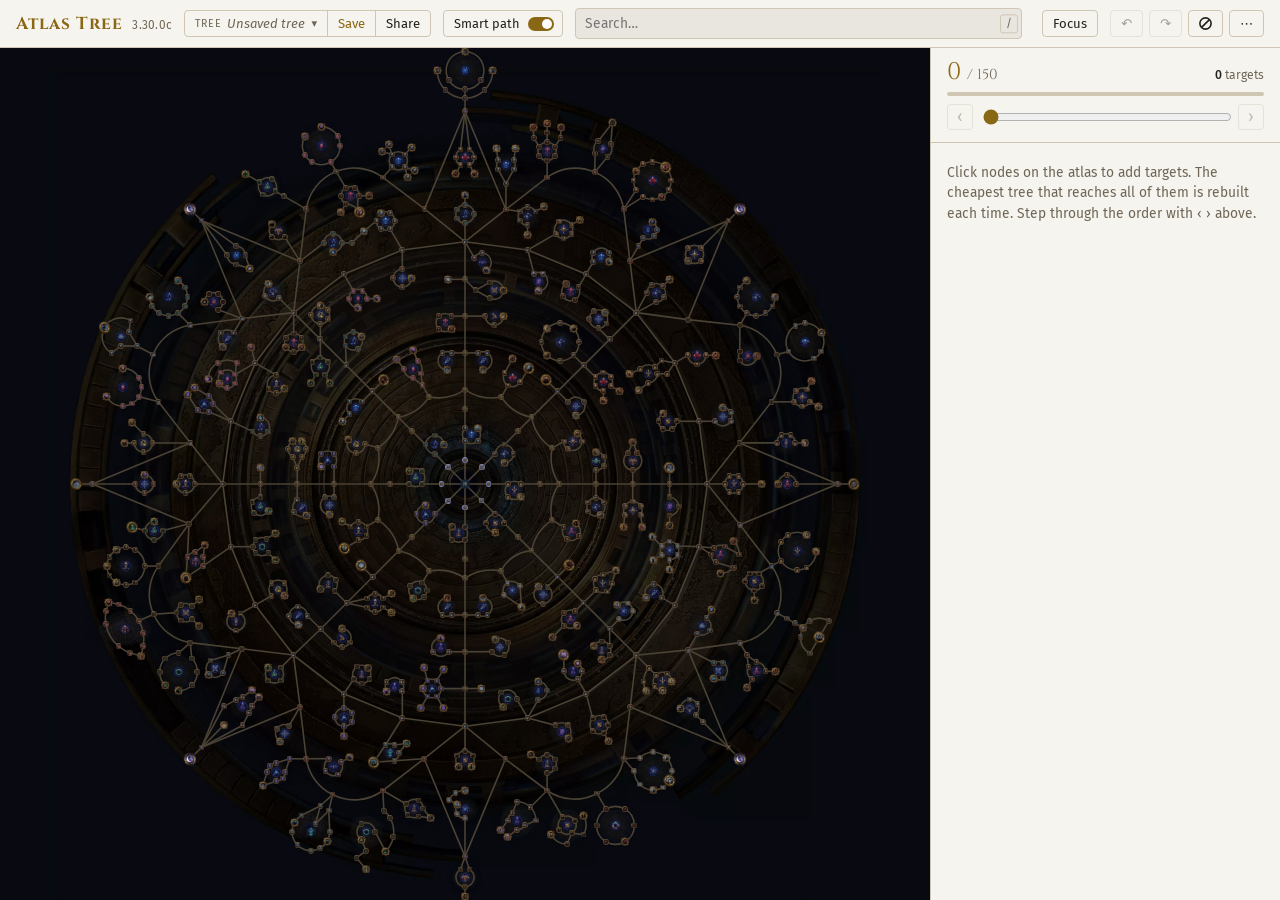
<file: index.html>
<!doctype html>
<html lang="en">
<head>
<meta charset="utf-8">
<meta name="viewport" content="width=device-width, initial-scale=1, viewport-fit=cover">
<title>Atlas Tree 3.30</title>
<meta name="description" content="Path of Exile atlas passive tree planner: pick the notables you want and the cheapest tree is found automatically.">
<meta name="repo" content="https://github.com/tecspoetools/atlas-planner">
<!--STANDALONE_HEAD-->
<link rel="preconnect" href="https://fonts.googleapis.com">
<link rel="stylesheet" href="https://fonts.googleapis.com/css2?family=Cinzel:wght@500;700&family=Fira+Sans:ital,wght@0,400;0,500;1,400&display=swap">
<link rel="stylesheet" href="style.css">
</head>
<body>
<header>
  <h1>Atlas Tree <small id="ver">3.30</small></h1>
  <div class="treewrap">
    <div class="treegrp">
      <button id="treebtn" type="button" aria-haspopup="true" aria-expanded="false" title="Your saved trees">
        <span class="tlbl">Tree</span><b id="treename">Unsaved tree</b><i id="treedirty" title="Unsaved changes" hidden></i><span class="caret" aria-hidden="true">▾</span>
      </button>
      <button id="savebtn" type="button" title="Save this tree in your browser (Ctrl+S)">Save</button>
      <button id="copy" type="button" title="Copy a link anyone can open">Share</button>
    </div>
    <div class="tpop" id="tpop" role="dialog" aria-label="Your trees" hidden>
      <div class="fhd"><span>Your trees</span><button type="button" id="newtree">New tree</button></div>
      <form id="saveform" class="trow">
        <input id="savename" type="text" placeholder="Name this tree" maxlength="60" aria-label="Tree name" autocomplete="off">
        <button type="submit" id="saveformbtn">Save</button>
      </form>
      <ul class="saved" id="savedlist"></ul>
      <details class="importbox" id="importbox">
        <summary>Open a shared link</summary>
        <div class="trow">
          <input id="importtxt" type="text" placeholder="Paste a link to a tree" aria-label="Tree link" spellcheck="false" autocomplete="off">
          <button id="importload" type="button">Open</button>
          <button id="importcmp" type="button">Compare</button>
        </div>
        <div id="importmsg" class="msg" role="status"></div>
      </details>
      <p class="hint">Trees are saved in this browser. <b>Share</b> copies a link that opens the tree anywhere, so use it to send a tree to someone or move it to another device.</p>
    </div>
  </div>
  <button id="pathbtn" class="seg" type="button" role="switch" aria-checked="true" title="Smart pathing: the cheapest tree is rebuilt for your targets. Turn off for manual pathing: shortest path per click, like in game. (P)">
    <span class="plbl">Smart path</span><span class="sw" aria-hidden="true"><i></i></span>
  </button>
  <div class="search">
    <input id="q" type="search" placeholder="Search…" autocomplete="off" aria-label="Search nodes"><kbd class="qkey" aria-hidden="true">/</kbd>
    <span class="hits" id="hits"></span>
  </div>
  <div class="focuswrap">
    <button id="focusbtn" type="button" aria-haspopup="true" aria-expanded="false" aria-pressed="false" title="Highlight mechanics on the tree">Focus</button>
    <div class="fpop" id="fpop" hidden></div>
  </div>
  <div class="btns">
    <button id="undo" type="button" title="Undo (Ctrl+Z)" aria-label="Undo">↶</button>
    <button id="redo" type="button" title="Redo (Ctrl+Y)" aria-label="Redo">↷</button>
    <button id="block" type="button" aria-pressed="false" aria-label="Block mode" title="Block mode: while on, clicks block nodes so paths avoid them. Right-click also blocks. (B)"><svg viewBox="0 0 16 16" width="15" height="15" aria-hidden="true"><circle cx="8" cy="8" r="6" fill="none" stroke="currentColor" stroke-width="1.7"/><path d="M3.8 12.2 12.2 3.8" stroke="currentColor" stroke-width="1.7"/></svg></button>
    <button id="more" type="button" aria-haspopup="true" aria-expanded="false" title="More">⋯</button>
  </div>
  <div class="menu" id="menu" hidden>
    <button id="prefsbtn" type="button">Path preferences…</button>
    <button id="fit" type="button">Fit to screen <kbd>F</kbd></button>
    <button id="theme" type="button">Theme: System</button>
    <button id="help" type="button">Help &amp; about <kbd>?</kbd></button>
    <a id="offline" class="mi" href="atlas-tree.html" download>Download offline copy</a>
    <button id="reset" type="button" class="danger">Reset tree</button>
  </div>
</header>

<div class="wrap">
  <main>
    <canvas id="c" aria-label="Atlas passive tree"></canvas>
    <div id="tip" hidden></div>
    <div id="picker" role="dialog" aria-label="Choose an effect" hidden></div>
    <div id="toast" role="status" hidden></div>
    <div class="budget" id="budget"></div>
    <div class="busy" id="busy" hidden>optimizing…</div>
    <div class="cmpbar" id="cmpbar" role="status" hidden></div>
  </main>

  <aside id="side" aria-label="Points and modifiers">
    <div class="shd">
      <div class="ptsrow">
        <div class="pts" id="pts">0 <span>/ 138</span></div>
        <div class="meta" id="meta"></div>
      </div>
      <div class="bar"><i id="barfill"></i></div>
      <div class="scrub">
        <button id="stprev" type="button" class="stepbtn" title="Previous step (←)" aria-label="Previous step">‹</button>
        <input id="at" type="range" min="0" max="0" value="0" aria-label="View the tree at a point count">
        <button id="stnext" type="button" class="stepbtn" title="Next step (→)" aria-label="Next step">›</button>
      </div>
      <div class="stepinfo" id="stepinfo" hidden></div>
    </div>
    <div class="sbody">
      <div id="notes"></div>
      <section id="pane-mods" aria-label="Modifiers"></section>
    </div>
  </aside>
</div>


<dialog id="helpdlg">
  <h2>How it works</h2>
  <p><b>Click</b> a node to make it a target. The cheapest tree that reaches every target is rebuilt each time. When two routes cost the same, it takes the one with more of your preferred small passives (⋯ → Path preferences).</p>
  <p><b>Click a target</b> to drop it. <b>Click a node on the path</b> to pin it. <b>Right-click</b> (or Block mode) blocks a node so paths avoid it.</p>
  <p>Prefer the in-game feel? Turn off <b>Smart path</b> for manual pathing: each click takes the shortest path from what you have, and clicking an allocated node refunds it and anything cut off.</p>
  <p><b>Focus</b> dims the map except the mechanics you pick, from a Generic list and a League mechanics list. Type to search them by name or by node text; Enter toggles the first match.</p>
  <p><b>Click the centre of a wheel</b> (its mechanic icon) to take the whole wheel at once; click it again to drop it. Hover first to see the cost.</p>
  <p>Notables with a choice of effects open a picker when you click them; the summary shows only the effect you chose. Click the notable again to change it.</p>
  <p>Use <b>‹ ›</b> next to the slider (or the arrow keys) to step through your targets in the order you added them, with the points each one costs. Drag the slider to see the tree at any point count.</p>
  <p>The <b>tree name</b> at the top lists your saved trees: open, rename, share, compare or delete them, or open a link someone sent you. <b>Save</b> (<kbd>Ctrl</kbd>+<kbd>S</kbd>) keeps the tree in this browser; <b>Share</b> copies a link anyone can open.</p>
  <table>
    <tr><td><kbd>/</kbd></td><td>Search</td><td><kbd>F</kbd></td><td>Fit to screen</td></tr>
    <tr><td><kbd>Ctrl</kbd>+<kbd>Z</kbd></td><td>Undo</td><td><kbd>Ctrl</kbd>+<kbd>Y</kbd></td><td>Redo</td></tr>
    <tr><td><kbd>B</kbd></td><td>Block mode</td><td><kbd>O</kbd></td><td>Point numbers on tree</td></tr>
    <tr><td><kbd>P</kbd></td><td>Smart / manual pathing</td><td><kbd>Esc</kbd></td><td>Clear search / close</td></tr>
    <tr><td><kbd>←</kbd> <kbd>→</kbd></td><td>Step through the order</td><td><kbd>Home</kbd></td><td>Show the whole tree</td></tr>
  </table>
  <p class="about">Fan-made tool, not affiliated with Grinding Gear Games. Atlas data and art from GGG's public atlas tree export. <a id="repo" href="#" hidden>Source code</a></p>
  <form method="dialog"><button>Close</button></form>
</dialog>

<dialog id="prefsdlg" aria-labelledby="prefsh">
  <h2 id="prefsh">Path preferences</h2>
  <p class="hint">When two routes cost the same number of points, smart pathing takes the one that passes through more of these small passives.</p>
  <div class="chips" id="prefchips"></div>
  <form method="dialog"><button>Close</button></form>
</dialog>

<script id="optimizer-js" src="optimizer.js"></script>
<script src="app.js"></script>
</body>
</html>
</file>
<file: style.css>
/* Layout: full-bleed canvas atlas + right sidebar (plan / modifiers), bottom sheet on phones.
   The atlas itself stays dark in both themes (the game art is drawn for a dark ground);
   the chrome around it follows the theme. */
:root {
  --bg: #e9e6df; --panel: #f6f4ef; --panel2: #ece8df; --edge: #cfc6b4;
  --text: #24211b; --muted: #6f6656; --gold: #8a6714; --gold-ink: #fff;
  --notable: #8a6714; --keystone: #b2541a; --magic: #3c3cb8; --add: #2e8a55; --drop: #c0392b; --wheel: #8a6714; --focus: #7446c9; --focus-ink: #fff;
  --map: #090910;
  --glass: rgba(18,15,11,.62); --glassedge: rgba(200,162,74,.22);
  --tip-text: #d8cfbf; --tip-muted: #8f8573; --tip-magic: #9a9aff; --tip-notable: #e3c46e; --tip-keystone: #e8833a; --tip-wheel: #f2d48a; --tip-add: #7fd6a0; --tip-drop: #ef7a72;
  --display: "Cinzel", "Trajan Pro", Georgia, serif;
  --body: "Fira Sans", "Segoe UI", system-ui, sans-serif;
}
@media (prefers-color-scheme: dark) {
  :root:not([data-theme="light"]) {
    --bg: #0b0a0c; --panel: #16130f; --panel2: #1d1913; --edge: #3a3226;
    --text: #d8cfbf; --muted: #8f8573; --gold: #c8a24a; --gold-ink: #16130f;
    --notable: #e3c46e; --keystone: #e8833a; --magic: #8f8fff; --add: #7fd6a0; --drop: #e0605a; --wheel: #f2d48a; --focus: #be96ff; --focus-ink: #16130f;
    color-scheme: dark;
  }
}
:root[data-theme="dark"] {
  --bg: #0b0a0c; --panel: #16130f; --panel2: #1d1913; --edge: #3a3226;
  --text: #d8cfbf; --muted: #8f8573; --gold: #c8a24a; --gold-ink: #16130f;
  --notable: #e3c46e; --keystone: #e8833a; --magic: #8f8fff; --add: #7fd6a0; --drop: #e0605a; --wheel: #f2d48a; --focus: #be96ff; --focus-ink: #16130f;
  color-scheme: dark;
}
* { box-sizing: border-box; }
[hidden] { display: none !important; }
html, body { height: 100%; margin: 0; }
body { background: var(--bg); color: var(--text); font-family: var(--body); font-size: 14px; overflow: hidden; display: flex; flex-direction: column; }
button, input, select { font: inherit; color: inherit; }
kbd { font-family: var(--body); font-size: .72rem; border: 1px solid var(--edge); border-bottom-width: 2px; border-radius: 3px; padding: 0 4px; color: var(--muted); }

header {
  position: relative; display: flex; flex-wrap: wrap; align-items: center; gap: 8px 12px;
  padding-block: 8px; padding-left: max(16px, env(safe-area-inset-left, 0px)); padding-right: max(16px, env(safe-area-inset-right, 0px));
  background: var(--panel); border-bottom: 1px solid var(--edge); z-index: 6;
}
h1 { font-family: var(--display); font-weight: 700; font-size: 1.08rem; letter-spacing: .06em; margin: 0; color: var(--gold); white-space: nowrap; }
h1 small { font-family: var(--body); font-weight: 400; color: var(--muted); font-size: .74rem; letter-spacing: .02em; margin-left: 4px; }
/* pathing: one switch, on = smart, off = manual */
#pathbtn { display: inline-flex; align-items: center; gap: 8px; padding: 5px 8px 5px 10px; }
#pathbtn .plbl { font-size: .8rem; }
#pathbtn[aria-checked=false] .plbl { color: var(--muted); }
#pathbtn .sw { width: 26px; height: 14px; border-radius: 999px; background: var(--edge); position: relative; transition: background .15s; flex: none; }
#pathbtn .sw i { position: absolute; top: 2px; left: 2px; width: 10px; height: 10px; border-radius: 50%; background: var(--panel); transition: transform .15s; }
#pathbtn[aria-checked=true] .sw { background: var(--gold); }
#pathbtn[aria-checked=true] .sw i { transform: translateX(12px); background: var(--gold-ink); }
.focuswrap { position: relative; }
#focusbtn[aria-pressed=true] { border-color: var(--focus); color: var(--focus); }
#focusbtn b { display: inline-block; min-width: 1.4em; margin-left: 4px; padding: 0 5px; border-radius: 999px; background: var(--focus); color: var(--focus-ink); font-size: .72rem; font-weight: 600; }
.fpop { position: absolute; top: calc(100% + 6px); right: 0; width: min(420px, calc(100vw - 32px)); max-height: min(70vh, 560px); overflow-y: auto; background: var(--panel); border: 1px solid var(--edge); border-radius: 6px; padding: 10px 12px 12px; box-shadow: 0 10px 30px rgba(0,0,0,.25); z-index: 8; display: flex; flex-direction: column; gap: 8px; }
.fhd { display: flex; justify-content: space-between; align-items: center; font-family: var(--display); font-weight: 700; font-size: .76rem; letter-spacing: .08em; text-transform: uppercase; color: var(--gold); }
.fhd button { font-family: var(--body); text-transform: none; letter-spacing: 0; font-weight: 400; padding: 3px 9px; }
.fsub { display: flex; justify-content: space-between; align-items: baseline; font-size: .7rem; color: var(--muted); text-transform: uppercase; letter-spacing: .08em; margin: 4px 0 6px; }
.fsub small { text-transform: none; letter-spacing: 0; font-size: .72rem; opacity: .8; margin-left: 4px; }
.fsub button { font-size: .7rem; padding: 1px 8px; text-transform: none; letter-spacing: 0; }
#fq { width: 100%; box-sizing: border-box; background: var(--panel2); border: 1px solid var(--edge); border-radius: 4px; padding: 6px 9px; font-size: .84rem; }
#fq:focus { outline: none; border-color: var(--gold); }
.fpop .chips label em { margin-left: 2px; }
.fpop .chips label .instat { display: none; font-style: normal; font-size: .64rem; color: var(--muted); border-left: 1px solid var(--edge); padding-left: 5px; margin-left: 2px; }
.fpop .chips label.bytext .instat { display: inline; }
.fpop .chips label[hidden] { display: none; }
.fpop section[hidden] { display: none; }
.fnone { color: var(--muted); font-size: .8rem; padding: 4px 0; }
.search { flex: 1 1 180px; display: flex; align-items: center; gap: 8px; min-width: 0; }
input[type=search], select { min-width: 0; background: var(--bg); border: 1px solid var(--edge); border-radius: 4px; padding: 6px 9px; font-size: .86rem; }
input[type=search] { flex: 1; }
:focus-visible { outline: 2px solid var(--gold); outline-offset: 1px; }
.hits { font-size: .76rem; color: var(--muted); white-space: nowrap; font-variant-numeric: tabular-nums; }
.btns { display: flex; gap: 6px; }
button { background: transparent; border: 1px solid var(--edge); border-radius: 4px; padding: 5px 10px; font-size: .82rem; cursor: pointer; }
button:hover:not(:disabled) { border-color: var(--gold); color: var(--gold); }
button:disabled { opacity: .4; cursor: default; }
#block[aria-pressed=true] { background: var(--drop); border-color: var(--drop); color: #fff; }
.menu { position: absolute; right: max(16px, env(safe-area-inset-right, 0px)); top: calc(100% + 4px); background: var(--panel); border: 1px solid var(--edge); border-radius: 6px; padding: 6px; display: flex; flex-direction: column; gap: 2px; min-width: 210px; box-shadow: 0 10px 30px rgba(0,0,0,.25); }
.menu button { border: 0; text-align: left; display: flex; justify-content: space-between; align-items: center; padding: 7px 10px; }
.menu button.danger { color: var(--drop); }
.menu a.mi { color: inherit; text-decoration: none; padding: 7px 10px; border-radius: 4px; font-size: .82rem; }
.menu a.mi:hover { color: var(--gold); }

.wrap { flex: 1; min-height: 0; display: flex; }
main { position: relative; flex: 1; min-width: 0; background: var(--map); }
canvas { position: absolute; inset: 0; width: 100%; height: 100%; display: block; cursor: grab; touch-action: none; }
canvas.drag { cursor: grabbing; } canvas.over { cursor: pointer; }
.budget { position: absolute; left: 12px; top: 12px; font-size: .78rem; padding: 4px 9px; border-radius: 999px; background: var(--glass); color: var(--tip-text); border: 1px solid var(--glassedge); pointer-events: none; font-variant-numeric: tabular-nums; }
.budget.over { background: rgba(192,57,43,.85); border-color: transparent; color: #fff; }
.busy { position: absolute; right: 12px; top: 12px; font-size: .74rem; color: var(--tip-muted); background: var(--glass); padding: 3px 8px; border-radius: 3px; }

/* tooltip: always over the dark atlas */
#tip { position: absolute; z-index: 3; width: min(280px, calc(100% - 32px)); pointer-events: none; background: var(--glass); backdrop-filter: blur(3px); -webkit-backdrop-filter: blur(3px); border: 1px solid var(--glassedge); border-radius: 4px; font-size: .78rem; line-height: 1.35; color: var(--tip-text); }
#tip .hd { padding: 5px 9px 4px; display: flex; align-items: baseline; justify-content: space-between; gap: 8px; }
#tip .nm { font-family: var(--display); font-weight: 700; font-size: .86rem; letter-spacing: .02em; }
#tip .ty { font-size: .62rem; text-transform: uppercase; letter-spacing: .1em; color: var(--tip-muted); white-space: nowrap; }
#tip .ty i { font-style: normal; color: var(--tip-wheel); }
#tip .bd { padding: 0 9px 6px; display: flex; flex-direction: column; gap: 3px; }
#tip .bd:empty { display: none; }
#tip .st { color: var(--tip-magic); white-space: pre-line; }
#tip .va { color: var(--tip-magic); white-space: pre-line; padding-left: 8px; border-left: 2px solid var(--glassedge); opacity: .8; }
#tip .va.sel { border-color: var(--tip-notable); opacity: 1; }
#tip .rm { color: var(--tip-muted); font-style: italic; font-size: .72rem; }
#tip .ft { font-size: .7rem; color: var(--tip-muted); padding: 3px 9px 5px; border-top: 1px solid var(--glassedge); }
#tip .ft b { color: var(--tip-add); font-weight: 500; } #tip .ft s { color: var(--tip-drop); text-decoration: none; }
#tip.t-n .nm { color: var(--tip-notable); } #tip.t-k .nm { color: var(--tip-keystone); } #tip.t-m .nm { color: var(--tip-wheel); }
#picker { position: absolute; z-index: 5; width: min(300px, calc(100% - 32px)); background: rgba(18,15,11,.94); border: 1px solid var(--glassedge); border-radius: 6px; padding: 8px; display: flex; flex-direction: column; gap: 5px; color: var(--tip-text); box-shadow: 0 10px 30px rgba(0,0,0,.5); }
#picker .pk-hd { display: flex; justify-content: space-between; align-items: baseline; gap: 8px; padding: 0 2px; }
#picker .pk-hd b { font-family: var(--display); color: var(--tip-notable); font-size: .88rem; }
#picker .pk-hd span { font-size: .62rem; text-transform: uppercase; letter-spacing: .1em; color: var(--tip-muted); }
#picker .pk-base { font-size: .74rem; color: var(--tip-muted); padding: 0 2px 2px; }
#picker .pk-opt { text-align: left; white-space: pre-line; color: var(--tip-magic); border: 1px solid var(--glassedge); background: rgba(255,255,255,.03); font-size: .8rem; line-height: 1.35; padding: 6px 9px; }
#picker .pk-opt:hover, #picker .pk-opt:focus-visible { border-color: var(--tip-notable); color: #c3c3ff; }
#picker .pk-opt.on { border-color: var(--tip-notable); box-shadow: inset 3px 0 0 var(--tip-notable); }
#picker .pk-ft { display: flex; justify-content: flex-end; gap: 6px; margin-top: 2px; }
#picker .pk-ft button { color: var(--tip-muted); border-color: var(--glassedge); font-size: .74rem; padding: 3px 9px; }
#picker .pk-ft .pk-rm { color: var(--tip-drop); margin-right: auto; }
#toast { position: absolute; left: 50%; transform: translateX(-50%); bottom: calc(14px + env(safe-area-inset-bottom, 0px)); background: var(--panel); border: 1px solid var(--gold); color: var(--text); padding: 6px 12px; border-radius: 4px; font-size: .82rem; z-index: 4; }

/* sidebar */
aside { width: 350px; flex: none; background: var(--panel); border-left: 1px solid var(--edge); display: flex; flex-direction: column; min-height: 0; }
.shd { padding: 12px 16px; border-bottom: 1px solid var(--edge); display: flex; flex-direction: column; gap: 8px; }
.ptsrow { display: flex; align-items: baseline; justify-content: space-between; gap: 8px; }
.pts { font-family: var(--display); font-size: 1.5rem; font-variant-numeric: tabular-nums; color: var(--gold); line-height: 1; }
.pts span { font-size: .9rem; color: var(--muted); }
.pts.over { color: var(--drop); }
.meta { font-size: .76rem; color: var(--muted); display: flex; gap: 10px; flex-wrap: wrap; justify-content: flex-end; }
.meta b { color: var(--text); font-weight: 500; }
.bar { height: 4px; background: var(--edge); border-radius: 2px; overflow: hidden; }
.bar i { display: block; height: 100%; width: 0; background: var(--gold); transition: width .2s; }
.bar.over i { background: var(--drop); }
.scrub { display: grid; grid-template-columns: auto 1fr auto; align-items: center; gap: 8px; font-size: .74rem; color: var(--muted); }
.scrub input { width: 100%; accent-color: var(--gold); }
.scrub output { text-align: right; font-variant-numeric: tabular-nums; color: var(--text); }
.sbody { overflow-y: auto; padding: 6px 16px 24px; flex: 1; min-height: 0; }
.sbody h3 { font-family: var(--display); font-size: .76rem; letter-spacing: .1em; text-transform: uppercase; color: var(--gold); margin: 16px 0 6px; font-weight: 700; display: flex; justify-content: space-between; gap: 8px; }
.sbody h3 span { font-family: var(--body); color: var(--muted); letter-spacing: 0; text-transform: none; font-weight: 400; }
.empty { color: var(--muted); font-size: .86rem; line-height: 1.5; padding: 14px 0; }
.warn { color: var(--drop); font-size: .8rem; }

/* plan list */
.chips { display: flex; flex-wrap: wrap; gap: 5px; }
.chips label { display: inline-flex; align-items: center; gap: 5px; font-size: .76rem; border: 1px solid var(--edge); border-radius: 999px; padding: 3px 9px 3px 6px; cursor: pointer; }
.chips label:has(input:checked) { border-color: var(--gold); color: var(--gold); }
.chips input { accent-color: var(--gold); margin: 0; }
.chips em { font-style: normal; color: var(--muted); font-size: .68rem; }

/* modifiers */
.mod { font-size: .84rem; line-height: 1.4; color: var(--magic); padding: 3px 0; display: flex; gap: 8px; justify-content: space-between; }
.mod em { font-style: normal; color: var(--muted); font-size: .72rem; white-space: nowrap; padding-top: 2px; font-variant-numeric: tabular-nums; }
.ks { font-size: .84rem; padding: 4px 0; }
.ks b { color: var(--keystone); font-family: var(--display); font-weight: 700; font-size: .86rem; display: block; }
.ks div { color: var(--magic); }
.choice { border: 1px solid var(--edge); border-radius: 4px; padding: 8px 10px; margin-bottom: 8px; background: var(--panel2); }
.choice b { color: var(--notable); font-family: var(--display); font-size: .84rem; display: block; margin-bottom: 4px; }
.cbase { font-size: .76rem; color: var(--muted); margin-bottom: 4px; line-height: 1.35; }
.choice label { display: flex; gap: 8px; font-size: .8rem; color: var(--magic); padding: 3px 0; cursor: pointer; line-height: 1.35; }
.choice input { accent-color: var(--gold); margin-top: 2px; flex: none; }

dialog .about { font-size: .76rem; color: var(--muted); border-top: 1px solid var(--edge); padding-top: 10px; margin-top: 4px; }
dialog .about a { color: var(--gold); }

dialog { background: var(--panel); color: var(--text); border: 1px solid var(--edge); border-radius: 8px; max-width: min(520px, calc(100vw - 32px)); padding: 20px 22px; line-height: 1.5; font-size: .88rem; }
dialog::backdrop { background: rgba(0,0,0,.5); }
dialog h2 { font-family: var(--display); color: var(--gold); margin: 0 0 8px; font-size: 1.05rem; letter-spacing: .04em; }
dialog p { margin: 0 0 10px; }
dialog table { border-collapse: collapse; margin: 10px 0 14px; font-size: .82rem; }
dialog td { padding: 3px 10px 3px 0; }
dialog form { text-align: right; }

.sheetbtn { display: none; }
@media (max-width: 900px) {
  aside { position: fixed; left: 0; right: 0; bottom: 0; width: auto; max-height: 64%; border-left: 0; border-top: 1px solid var(--edge); z-index: 7; transform: translateY(calc(100% - 46px - env(safe-area-inset-bottom, 0px))); transition: transform .22s; padding-bottom: env(safe-area-inset-bottom, 0px); box-shadow: 0 -10px 30px rgba(0,0,0,.35); }
  aside.open { transform: none; }
  .shd { padding-left: max(16px, env(safe-area-inset-left, 0px)); padding-right: max(16px, env(safe-area-inset-right, 0px)); cursor: pointer; }
  aside.open .shd { cursor: default; }
  .sbody { padding-left: max(16px, env(safe-area-inset-left, 0px)); padding-right: max(16px, env(safe-area-inset-right, 0px)); }
  main { margin-bottom: calc(46px + env(safe-area-inset-bottom, 0px)); }
  #tip { left: 12px !important; right: 12px; width: auto; top: auto !important; bottom: 12px; background: rgba(18,15,11,.85); }
  #picker { left: 12px !important; right: 12px; width: auto; top: auto !important; bottom: 12px; }
}
@media (max-width: 560px) {
  .fpop { position: fixed; left: 16px; right: 16px; top: 120px; width: auto; }
  .btns { margin-left: auto; }
}
@media (prefers-reduced-motion: reduce) { aside, .bar i { transition: none; } }

/* step through the order */
.stepbtn { padding: 0 9px; font-size: 1.05rem; line-height: 1.4; }
.stepinfo { display: flex; align-items: baseline; gap: 6px; font-size: .76rem; color: var(--muted); margin-top: 4px; min-width: 0; }
.stepinfo span { white-space: nowrap; font-variant-numeric: tabular-nums; }
.stepinfo b { font-weight: 500; color: var(--text); overflow: hidden; text-overflow: ellipsis; white-space: nowrap; min-width: 0; }
.stepinfo b.n-n { color: var(--notable); } .stepinfo b.n-k { color: var(--keystone); }
.stepinfo small { white-space: nowrap; font-variant-numeric: tabular-nums; }

/* compare */
.cmpbar { position: absolute; left: 50%; transform: translateX(-50%); top: 48px; display: flex; flex-wrap: wrap; justify-content: center; align-items: center; gap: 4px 12px; max-width: calc(100% - 24px); font-size: .78rem; padding: 6px 8px 6px 14px; border-radius: 999px; background: var(--glass); color: var(--tip-text); border: 1px solid var(--glassedge); font-variant-numeric: tabular-nums; }
.cmpbar b { color: var(--tip-wheel); font-weight: 500; }
.cmpbar .c-here { color: #ff9f5a; } .cmpbar .c-there { color: #6fa8ff; }
.cmpbar button { color: var(--tip-text); border-color: var(--glassedge); padding: 2px 10px; font-size: .74rem; border-radius: 999px; }

/* saved trees dialog */
.trow { display: flex; gap: 6px; align-items: center; margin: 0 0 10px; }
.trow input { flex: 1; min-width: 0; }
.trow .msg { flex: 1; font-size: .78rem; color: var(--muted); }
.trow .msg.bad { color: var(--drop); }
.hint { color: var(--muted); font-size: .8rem; }
.saved { list-style: none; margin: 0 0 16px; padding: 0; display: flex; flex-direction: column; gap: 4px; max-height: 40vh; overflow: auto; }
.saved li { display: flex; align-items: center; gap: 8px; padding: 6px 6px 6px 10px; border: 1px solid var(--edge); border-radius: 4px; background: var(--panel2); }
.saved li.empty { color: var(--muted); font-size: .8rem; border-style: dashed; background: transparent; }
.saved .nm { flex: 1; min-width: 0; }
.saved .nm b { display: block; font-weight: 500; overflow: hidden; text-overflow: ellipsis; white-space: nowrap; }
.saved .nm small { color: var(--muted); font-size: .72rem; }
.saved .ctl { display: flex; gap: 4px; }
.saved .ctl button { padding: 3px 8px; font-size: .76rem; }
@media (max-width: 520px) { .saved li { flex-wrap: wrap; } .saved .ctl { width: 100%; justify-content: flex-end; } }
#prefsdlg .chips { margin: 4px 0 16px; }
.fpop .chips label:has(input:checked) { border-color: var(--focus); color: var(--focus); }
.fpop .chips input { accent-color: var(--focus); }

/* your trees: header group + panel */
.treewrap { position: relative; min-width: 0; }
.treegrp { display: flex; align-items: stretch; min-width: 0; }
.treegrp > button { border-radius: 0; margin-left: -1px; }
.treegrp > button:first-child { border-radius: 4px 0 0 4px; margin-left: 0; }
.treegrp > button:last-child { border-radius: 0 4px 4px 0; }
.treegrp > button:hover:not(:disabled) { position: relative; z-index: 1; }
#treebtn { display: flex; align-items: center; gap: 6px; min-width: 0; max-width: 260px; }
#treebtn .tlbl { font-size: .66rem; text-transform: uppercase; letter-spacing: .08em; color: var(--muted); }
#treebtn b { font-weight: 500; color: var(--text); overflow: hidden; text-overflow: ellipsis; white-space: nowrap; min-width: 0; }
#treebtn b.unsaved { color: var(--muted); font-style: italic; font-weight: 400; }
#treebtn .caret { color: var(--muted); font-size: .7rem; }
#treebtn[aria-expanded=true] { border-color: var(--gold); }
#treedirty { width: 7px; height: 7px; border-radius: 50%; background: var(--gold); flex: none; }
#savebtn:not(:disabled) { color: var(--gold); }
.tpop { position: absolute; top: calc(100% + 6px); left: 0; width: min(480px, calc(100vw - 32px)); max-height: min(75vh, 640px); overflow-y: auto; background: var(--panel); border: 1px solid var(--edge); border-radius: 6px; padding: 10px 12px 12px; box-shadow: 0 10px 30px rgba(0,0,0,.25); z-index: 9; display: flex; flex-direction: column; gap: 10px; }
.tpop .trow { margin: 0; }
.tpop input[type=text] { background: var(--panel2); border: 1px solid var(--edge); border-radius: 4px; padding: 6px 8px; font-size: .85rem; min-width: 0; flex: 1; }
.tpop input[type=text]:focus { outline: none; border-color: var(--gold); }
.tpop .saved { margin: 0; max-height: none; }
.tpop .saved li.open { border-color: var(--gold); box-shadow: inset 3px 0 0 var(--gold); }
.tpop .saved small em { font-style: normal; color: var(--gold); }
.tpop .saved .ctl button.danger { color: var(--drop); border-color: var(--drop); }
.tpop .saved input.rename { width: 100%; box-sizing: border-box; margin-bottom: 2px; }
.importbox summary { cursor: pointer; font-size: .8rem; color: var(--muted); }
.importbox[open] summary { margin-bottom: 8px; }
.importbox .msg { font-size: .78rem; color: var(--drop); margin-top: 4px; }
.importbox .msg:empty { display: none; }
.tpop .hint { margin: 0; font-size: .76rem; line-height: 1.45; }
@media (max-width: 560px) {
  /* row 1: title, pathing, Focus, ⋯ · row 2: tree, Save, Share · row 3: search, undo, redo, Block */
  .btns { display: contents; }
  h1 { order: 1; } .seg { order: 2; } .focuswrap { order: 3; } #more { order: 3; margin-left: auto; }
  .treewrap { order: 4; flex: 1 1 100%; }
  .search { order: 5; flex: 1 1 120px; }
  #undo, #redo, #block { order: 6; }
  .treegrp { width: 100%; }
  #treebtn { flex: 1; max-width: none; }
  #treebtn .tlbl { display: none; }
  .tpop { position: fixed; left: 12px; right: 12px; top: 76px; width: auto; max-height: calc(100vh - 140px); }
  header { column-gap: 8px; }
}
@media (max-width: 400px) { h1 small { display: none; } h1 { font-size: .98rem; } header { column-gap: 6px; } }

/* search: "/" hint inside the box on desktop */
.search { position: relative; }
.qkey { position: absolute; left: calc(100% - 30px); top: 50%; transform: translateY(-50%); pointer-events: none; font-size: .72rem; color: var(--muted); border: 1px solid var(--edge); border-radius: 3px; padding: 0 5px; line-height: 1.5; font-family: var(--body); }
#q:focus ~ .qkey, #q:not(:placeholder-shown) ~ .qkey { display: none; }
@media (pointer: coarse) { .qkey { display: none; } }
/* block mode: icon toggle */
#block { display: inline-flex; align-items: center; justify-content: center; padding: 5px 9px; }
#block svg { display: block; }
.stepinfo small { color: var(--muted); }
</file>
